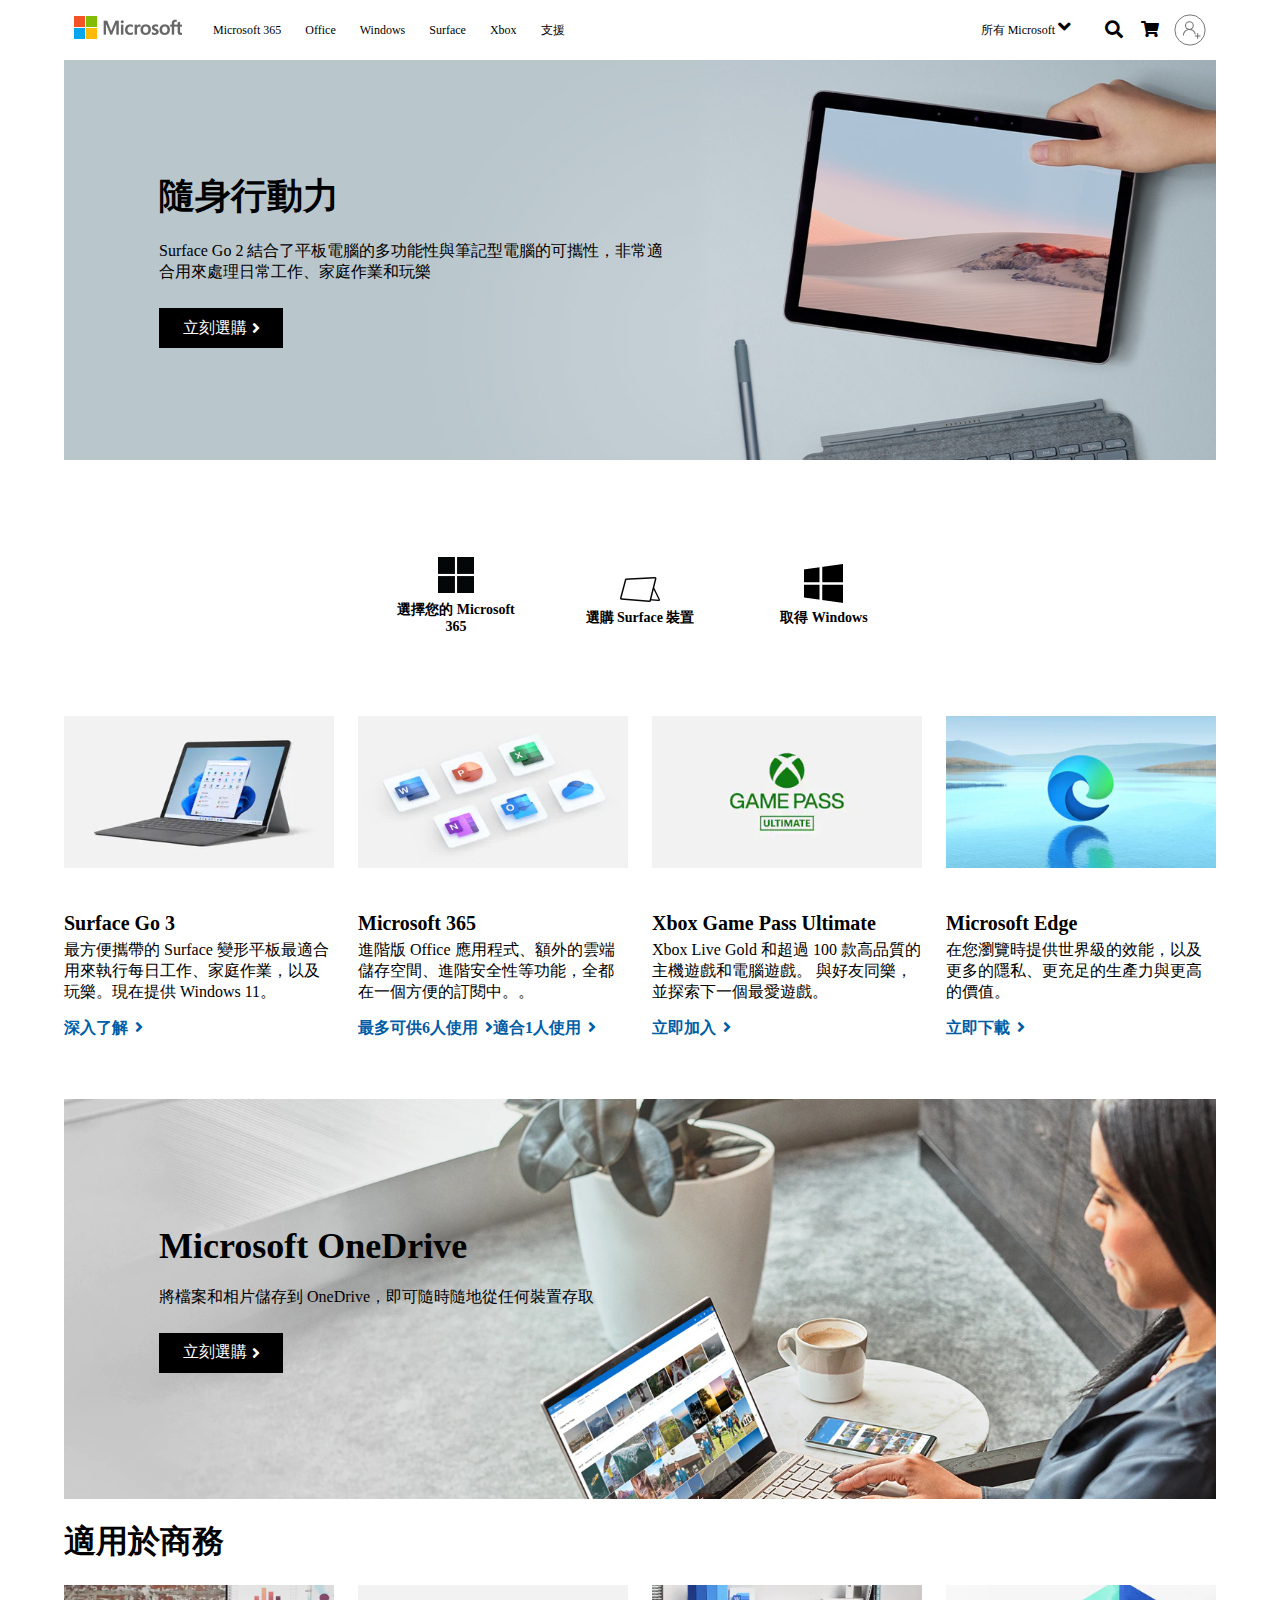
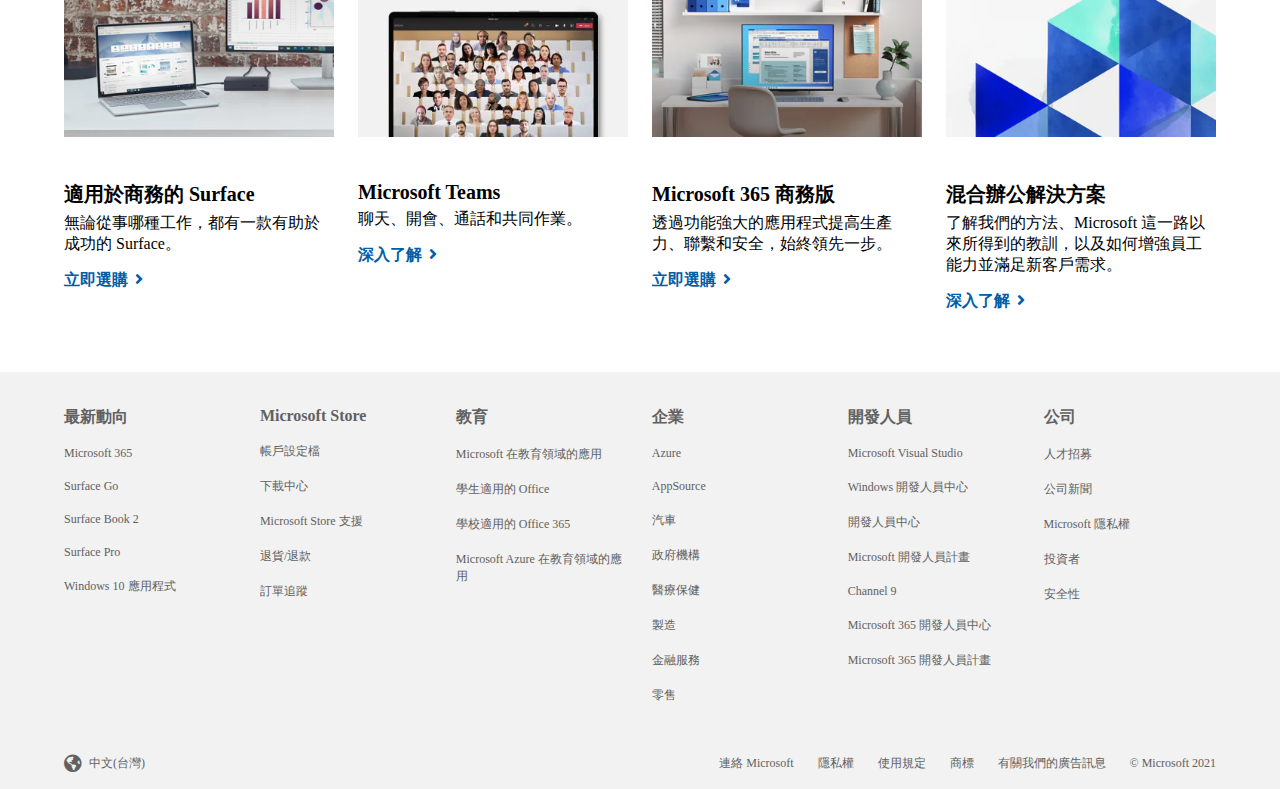
<file: 練習/index.html>
<!DOCTYPE html>
<html lang="en">

<head>
	<meta charset="UTF-8">
	<meta http-equiv="X-UA-Compatible" content="IE=edge">
	<meta name="viewport" content="width=device-width, initial-scale=1.0">
	<title>Microsoft – 雲端、電腦、應用程式和遊戲</title>
	<link rel="shortcut icon" href="./img/logo/favicon.ico" type="image/x-icon">

	<!-- font-awesome CSS CDN -->
	<link rel="stylesheet" href="https://cdnjs.cloudflare.com/ajax/libs/font-awesome/5.15.4/css/all.min.css"
		integrity="sha512-1ycn6IcaQQ40/MKBW2W4Rhis/DbILU74C1vSrLJxCq57o941Ym01SwNsOMqvEBFlcgUa6xLiPY/NS5R+E6ztJQ=="
		crossorigin="anonymous" referrerpolicy="no-referrer" />

	<link rel="stylesheet" href="./css/style.css">
</head>

<body>
	<header>
		<div class="container">
			<div class="navigation-bar">
				<div class="menu-mobi">
					<div class="menu-collapse">
						<i class="fas fa-bars"></i>
					</div>
					<div class="search-btn-mobi">
						<i class="fas fa-search"></i>

					</div>
				</div>

				<div class="logo">
					<a href="" class="logo-btn">
						<img src="./img/logo/logo.png" alt="">
					</a>
				</div>
				<nav>
					<ul class="menu">
						<li class="menu-item">
							<a href="" class="menu-link">Microsoft 365</a>
						</li>
						<li class="menu-item">
							<a href="" class="menu-link">Office</a>
						</li>
						<li class="menu-item">
							<a href="" class="menu-link">Windows</a>
						</li>
						<li class="menu-item">
							<a href="" class="menu-link">Surface</a>
						</li>
						<li class="menu-item">
							<a href="" class="menu-link">Xbox</a>
						</li>
						<li class="menu-item">
							<a href="" class="menu-link">支援</a>
						</li>
						<li class="menu-item">
							<span class="menu-link">更多</span>
							<i class="fas fa-angle-down"></i>

							<ul class="menu-more">
								<li class="menu-more-item">
									<a href="" class="menu-more-link">Xbox</a>
								</li>
								<li class="menu-more-item">
									<a href="" class="menu-more-link">支援</a>
								</li>
							</ul>
						</li>
					</ul>
				</nav>
				<div class="menu-other">
					<div class="sitemap-all-btn">
						<span>所有 Microsoft</span>
						<i class="fas fa-angle-down"></i>
						<div class="webmap-btn">
							<ul class="webmap-row">
								<li class="web-col">
									<div class="webmap-title">軟體</div>
									<ul class="webmap-list">
										<li class="webmap-item">Windows應用程式</li>
										<li class="webmap-item">OneDrive</li>
										<li class="webmap-item">Outlook</li>
										<li class="webmap-item">Skybe</li>
										<li class="webmap-item">OneNote</li>
										<li class="webmap-item">Mircosoft Teams</li>
									</ul>
								</li>
								<li class="web-col">
									<div class="webmap-title">個人電腦和設備</div>
									<ul class="webmap-list">
										<li class="webmap-item">選購Xbox</li>
										<li class="webmap-item">電腦配件</li>
									</ul>
								</li>
								<li class="web-col">
									<div class="webmap-title">娛樂</div>
									<ul class="webmap-list">
										<li class="webmap-item">Xbox Game Pass Ultimate</li>
										<li class="webmap-item">Xbox Live Gold</li>
										<li class="webmap-item">Xbox 與遊戲</li>
										<li class="webmap-item">電腦遊戲</li>
										<li class="webmap-item">Windows遊戲</li>
									</ul>
								</li>
								<li class="web-col">
									<div class="webmap-title">商務適用</div>
									<ul class="webmap-list">
										<li class="webmap-item">Microsoft Cloud</li>
										<li class="webmap-item">Microsoft Azure</li>
										<li class="webmap-item">Microsoft Dynamics 365</li>
										<li class="webmap-item">Microsoft 365</li>
										<li class="webmap-item">Windows 365</li>
										<li class="webmap-item">Microsoft Industry</li>
										<li class="webmap-item">選購商務版</li>
									</ul>
								</li>
								<li class="web-col">
									<div class="webmap-title">Developer & IT</div>
									<ul class="webmap-list">
										<li class="webmap-item">.NET</li>
										<li class="webmap-item">Visual Studio</li>
										<li class="webmap-item">Windows Server</li>
										<li class="webmap-item">開發Windows應用程式</li>
										<li class="webmap-item">文件</li>
										<li class="webmap-item">Power Platform</li>
										<li class="webmap-item">Power Apps</li>
									</ul>
								</li>
								<li class="web-col">
									<div class="webmap-title">其他</div>
									<ul class="webmap-list">
										<li class="webmap-item">Microsoft Rewards</li>
										<li class="webmap-item">免費下載與安全性</li>
										<li class="webmap-item">教育</li>
										<li class="webmap-item">禮品卡</li>
										<li class="webmap-item">Licensing</li>
									</ul>
								</li>
							</ul>
							<div class="webmap-bot">
								<div class="check-webmap">
									<span>檢查網站地圖</span>
									<i class="fas fa-angle-right"></i>
								</div>
							</div>
						</div>
					</div>
					<div class="search-btn">
						<span>搜尋</span>
						<i class="fas fa-search"></i>
					</div>
					<div class="member">
						<div class="cart-btn">
							<a href="" class="cart-link">
								<span>購物車</span>
								<i class="fas fa-shopping-cart"></i>
							</a>
						</div>
						<div class="sign-in-btn">
							<a href="" class="sign-in-link">
								<span>登入</span>
								<img src="./img/header/sign-in.svg" alt="">
							</a>
						</div>
					</div>
				</div>
			</div>
		</div>
	</header>

	<main>
		<section id="carousel">
			<div class="container">
				<div class="carousel-container">
					<div class="carousel-pictrue"></div>
					<div class="carousel-text">
						<h2>隨身行動力</h2>
						<p>
							Surface Go 2 結合了平板電腦的多功能性與筆記型電腦的可攜性，非常適合用來處理日常工作、家庭作業和玩樂
						</p>
						<a href="" class="buy-now-btn">
							<span>立刻選購</span>
							<i class="fas fa-angle-right"></i>
						</a>
					</div>
				</div>
			</div>
		</section>

		<section id="service">
			<div class="container">
				<ul class="service-btns">
					<li class="service-btn">
						<a href="" class="service-link">
							<img src="./img/service/microsoft365.png" alt="">
							<div class="service-link-text">
								選擇您的 Microsoft 365
							</div>
						</a>
					</li>
					<li class="service-btn">
						<a href="" class="service-link">
							<img src="./img/service/surface.webp" alt="">
							<div class="service-link-text">
								選購 Surface 裝置
							</div>
						</a>
					</li>
					<li class="service-btn">
						<a href="" class="service-link">
							<img src="./img/service/windows.webp" alt="">
							<div class="service-link-text">
								取得 Windows
							</div>
						</a>
					</li>
				</ul>
			</div>
		</section>

		<section id="business">
			<div class="container">
				<div class="row">
					<div class="col-4">
						<div class="business-card">
							<div class="business-picture">
								<img src="./img/carousel-top/one.webp" alt="">
							</div>
							<h3>Surface Go 3</h3>
							<p>最方便攜帶的 Surface 變形平板最適合用來執行每日工作、家庭作業，以及玩樂。現在提供 Windows 11。</p>
							<a href="" class="business-btn">
								深入了解
								<i class="fas fa-angle-right"></i>
							</a>
						</div>
					</div>
					<div class="col-4">
						<div class="business-card">
							<div class="business-picture">
								<img src="./img/carousel-top/two.webp" alt="">
							</div>
							<h3>Microsoft 365</h3>
							<p>進階版 Office 應用程式、額外的雲端儲存空間、進階安全性等功能，全都在一個方便的訂閱中。。</p>
							<div class="business-btn-spc">
								<a href="" class="business-btn">
									最多可供6人使用
									<i class="fas fa-angle-right"></i>
								</a>
								<a href="" class="business-btn">
									適合1人使用
									<i class="fas fa-angle-right"></i>
								</a>
							</div>
						</div>
					</div>
					<div class="col-4">
						<div class="business-card">
							<div class="business-picture">
								<img src="./img/carousel-top/thrid.webp" alt="">
							</div>
							<h3>Xbox Game Pass Ultimate</h3>
							<p>Xbox Live Gold 和超過 100 款高品質的主機遊戲和電腦遊戲。 與好友同樂，並探索下一個最愛遊戲。</p>
							<a href="" class="business-btn">
								立即加入
								<i class="fas fa-angle-right"></i>
							</a>
						</div>
					</div>
					<div class="col-4">
						<div class="business-card">
							<div class="business-picture">
								<img src="./img/carousel-top/four.webp" alt="">
							</div>
							<h3>Microsoft Edge</h3>
							<p>在您瀏覽時提供世界級的效能，以及更多的隱私、更充足的生產力與更高的價值。</p>
							<a href="" class="business-btn">
								立即下載
								<i class="fas fa-angle-right"></i>
							</a>
						</div>
					</div>
				</div>
			</div>
		</section>

		<section id="carousel">
			<div class="container">
				<div class="carousel-container">
					<div class="carousel-pictrue-two"></div>
					<div class="carousel-text">
						<h2>Microsoft OneDrive</h2>
						<p>
							將檔案和相片儲存到 OneDrive，即可隨時隨地從任何裝置存取
						</p>
						<a href="" class="buy-now-btn">
							<span>立刻選購</span>
							<i class="fas fa-angle-right"></i>
						</a>
					</div>
				</div>
			</div>
		</section>

		<section id="business">
			<div class="container">
				<h1>適用於商務</h1>
				<div class="row">
					<div class="col-4">
						<div class="business-card">
							<div class="business-picture">
								<img src="./img/business/surface/382x214.webp" alt="">
							</div>
							<h3>適用於商務的 Surface</h3>
							<p>無論從事哪種工作，都有一款有助於成功的 Surface。</p>
							<a href="" class="business-btn">
								立即選購
								<i class="fas fa-angle-right"></i>
							</a>
						</div>
					</div>
					<div class="col-4">
						<div class="business-card">
							<div class="business-picture">
								<img src="./img/business/teams/382x214.webp" alt="">
							</div>
							<h3>Microsoft Teams</h3>
							<p>聊天、開會、通話和共同作業。</p>
							<a href="" class="business-btn">
								深入了解
								<i class="fas fa-angle-right"></i>
							</a>
						</div>
					</div>
					<div class="col-4">
						<div class="business-card">
							<div class="business-picture">
								<img src="./img/business/microsoft365/382x214.webp" alt="">
							</div>
							<h3>Microsoft 365 商務版</h3>
							<p>透過功能強大的應用程式提高生產力、聯繫和安全，始終領先一步。</p>
							<a href="" class="business-btn">
								立即選購
								<i class="fas fa-angle-right"></i>
							</a>
						</div>
					</div>
					<div class="col-4">
						<div class="business-card">
							<div class="business-picture">
								<img src="./img/business/office/382x214.webp" alt="">
							</div>
							<h3>混合辦公解決方案</h3>
							<p>了解我們的方法、Microsoft 這一路以來所得到的教訓，以及如何增強員工能力並滿足新客戶需求。</p>
							<a href="" class="business-btn">
								深入了解
								<i class="fas fa-angle-right"></i>
							</a>
						</div>
					</div>
				</div>
			</div>
		</section>
	</main>

	<footer>
		<div class="container">
			<div class="row">
				<div class="col-6">
					<div class="footer-title">最新動向</div>
					<ul class="footer-lists">
						<li class="footer-items">
							Microsoft 365
						</li>
						<li class="footer-items">
							Surface Go
						</li>
						<li class="footer-items">
							Surface Book 2
						</li>
						<li class="footer-items">
							Surface Pro
						</li>
						<li class="footer-items">
							Windows 10 應用程式
						</li>
					</ul>
				</div>
				<div class="col-6">
					<div class="footer-title">Microsoft Store</div>
					<ul class="footer-lists">
						<li class="footer-items">
							帳戶設定檔
						</li>
						<li class="footer-items">
							下載中心
						</li>
						<li class="footer-items">
							Microsoft Store 支援
						</li>
						<li class="footer-items">
							退貨/退款
						</li>
						<li class="footer-items">
							訂單追蹤
						</li>
					</ul>
				</div>
				<div class="col-6">
					<div class="footer-title">教育</div>
					<ul class="footer-lists">
						<li class="footer-items">
							Microsoft 在教育領域的應用
						</li>
						<li class="footer-items">
							學生適用的 Office
						</li>
						<li class="footer-items">
							學校適用的 Office 365
						</li>
						<li class="footer-items">
							Microsoft Azure 在教育領域的應用
						</li>
					</ul>
				</div>
				<div class="col-6">
					<div class="footer-title">企業</div>
					<ul class="footer-lists">
						<li class="footer-items">Azure</li>
						<li class="footer-items">AppSource</li>
						<li class="footer-items">汽車</li>
						<li class="footer-items">政府機構</li>
						<li class="footer-items">醫療保健</li>
						<li class="footer-items">製造</li>
						<li class="footer-items">金融服務</li>
						<li class="footer-items">零售</li>
					</ul>
				</div>
				<div class="col-6">
					<div class="footer-title">開發人員</div>
					<ul class="footer-lists">
						<li class="footer-items">
							Microsoft Visual Studio
						</li>
						<li class="footer-items">
							Windows 開發人員中心
						</li>
						<li class="footer-items">
							開發人員中心
						</li>
						<li class="footer-items">
							Microsoft 開發人員計畫
						</li>
						<li class="footer-items">
							Channel 9
						</li>
						<li class="footer-items">
							Microsoft 365 開發人員中心
						</li>
						<li class="footer-items">
							Microsoft 365 開發人員計畫
						</li>
					</ul>
				</div>
				<div class="col-6">
					<div class="footer-title">公司</div>
					<ul class="footer-lists">
						<li class="footer-items">
							人才招募
						</li>
						<li class="footer-items">
							公司新聞
						</li>
						<li class="footer-items">
							Microsoft 隱私權
						</li>
						<li class="footer-items">
							投資者
						</li>
						<li class="footer-items">
							安全性
						</li>
					</ul>
				</div>
			</div>
			<div class="footer-bottom">
				<div class="footer-language">
					<i class="fas fa-globe-americas"></i>
					中文(台灣)
				</div>
				<ul class="footer-sub-lists">
					<li class="footer-sub-items">
						連絡 Microsoft
					</li>
					<li class="footer-sub-items">
						隱私權
					</li>
					<li class="footer-sub-items">
						使用規定
					</li>
					<li class="footer-sub-items">
						商標
					</li>
					<li class="footer-sub-items">
						有關我們的廣告訊息
					</li>
					<li class="footer-sub-items">
						© Microsoft 2021
					</li>
				</ul>
			</div>
		</div>
	</footer>
</body>

</html>
</file>
<file: 練習/css/style.css>
* {
    box-sizing: border-box;
    font-family: 微軟正黑體;
}

body {
    margin: 0;
    padding: 0;
}

.container {
    max-width: calc(1600px + 10%);
    margin: 0 auto;
    padding: 0 5%;
}

.navigation-bar {
    display: flex;
}

.menu-mobi{
    display: none;
}

.logo-btn {
    display: inline-block;
    padding: 16px 19px 16px 10px;
}

.logo-btn>img {
    width: 108px;
}

.menu {
    display: flex;
    align-items: center;
    height: 100%;
    padding: 0;
    margin: 0;
    list-style-type: none;
}

.menu-item {
    position: relative;
    display: flex;
    align-items: center;
    padding: 0 12px;
}

.menu-item:nth-child(7){
    display: none;
}

.menu-link {
    font-size: 12px;
    color: black;
    text-decoration: none;
}

.menu-more {
    display: none;
}

.menu-other {
    display: flex;
    align-items: center;
    margin-left: auto;
    font-size: 12px;
}

.sitemap-all-btn {
    margin-right: 34px;
    position: relative;
    /* background-color: red; */
    line-height: 5;
}

.sitemap-all-btn * {
    line-height: 1.5;
}

.sitemap-all-btn>i {
    font-size: 20px;
}

.webmap-btn{
    display: none;
    width: 1230px;
    z-index: 1;
    position: absolute;
    background-color: #F2F2F2;
    top: 50px;
    right: -320px;
}

.webmap-row{
    display: flex;
    margin: 0;
    padding: 0;
}

.webmap-row *{
    margin: 0;
    padding: 0;
    list-style-type: none;
}

.web-col{
    width: 195px;
    /* height: 350px; */
}

.webmap-title{
    font-size: 13px;
    padding: 18px 0 18px 24px;
    font-weight: 600;
}

.webmap-item{
    font-size: 13px;
    padding: 12px 0 12px 24px;
}

.webmap-bot{
    width: 100%;
    height: 40px;
    background-color: #E6E6E6;
    display: flex;
    justify-content: center;
    align-items: center;
    border-bottom: 2px solid black;
}

.check-webmap{
    font-size: 13px;
    font-weight: 400;
    color: #262626;
}

.check-webmap:hover>span{
    text-decoration: underline;
}

.check-webmap>span{
    margin-right:3px;
}

@media screen and (max-width: 1225px){
    .webmap-btn{
        width: 1025px;
        z-index: 1;
        position: absolute;
        background-color: #F2F2F2;
        top: 50px;
        right: -120px;
    }
    
    .webmap-row{
        display: flex;
        flex-wrap: wrap;
    }
}


@media screen and (max-width: 1150px){
    .webmap-btn{
        width: 820px;
        z-index: 1;
        position: absolute;
        background-color: #F2F2F2;
        top: 50px;
        right: -120px;
    }
    
    .webmap-row{
        display: flex;
        flex-wrap: wrap;
    }
}

.sitemap-all-btn:hover .webmap-btn {
    display: block ;
}

.webmap-btn:hover {
    display: block ;
}


.search-btn {
    margin-right: 50px;
}

.search-btn>i {
    font-size: 18px;
}

.member {
    display: flex;
    align-items: center;
    gap: 15px;
    padding-right: 10px;
}

.member a {
    color: black;
    text-decoration: none;
}

.cart-link>i {
    font-size: 16px;
}

.sign-in-link {
    display: flex;
    align-items: center;
    gap: 12px;
}

.sign-in-link>span {
    flex-shrink: 0;
}

.sign-in-link>img {
    width: 32px;
}

@media screen and (max-width: 1399px) {
    .search-btn {
        margin-right: 18px;
    }

    .search-btn>span, .member span {
        display: none;
    }
}

@media screen and (max-width: 890px) {
    .menu-item:nth-child(5), .menu-item:nth-child(6) {
        display: none;
    }

    .menu-item:nth-child(7) {
        padding: 20px 12px;
        display: block;
    }

    .menu-item:nth-child(7):active {
        background-color: #F2F2F2;
    }

    .menu-item:nth-child(7):hover>.menu-more {
        display: block;
    }

    .menu-more {
        position: absolute;
        bottom: -115px;
        z-index: 1;
        left: 0;
        padding: 0;
        margin: 0;
        background-color: #F2F2F2;
        list-style-type: none;
    }

    .menu-more-item {
        padding: 20px 120px 20px 25px;
    }

    .menu-more-link {
        font-size: 12px;
        color: black;
        text-decoration: none;
    }
}

@media screen and (max-width: 859px){
    header>.container{
        padding: 0 2%;
    }
    .navigation-bar{
        justify-content: space-between;
    }
    .menu-mobi{
        display: flex;
        justify-content: center;
        align-items: center;
        gap: 20px;
    }
    nav{
        display: none;
    }

    .menu-other{
        margin-left: unset;
    }

    .search-btn{
        display: none;
    }
    .sitemap-all-btn{
        display: none;
    }

    .member{
        padding-right: unset;
    }
}

.carousel-container {
    position: relative;
    width: 100%;
    /*
	1920px = 100vw 
	600 / 1920 = 0.3125
	0.3125 * 100 = 31.25
	*/
    height: 31.25vw;
    background-color: aquamarine;
}

.carousel-pictrue {
    position: absolute;
    width: 100%;
    height: 100%;
    background-image: url(../img/carousel/1600x600.jpg);
    background-size: cover;
}

@media screen and (max-width: 1260px) {
    .carousel-pictrue {
        background-image: url(../img/carousel/1260x472.jpg);
    }
}

.carousel-pictrue-two {
    position: absolute;
    width: 100%;
    height: 100%;
    background-image: url(../img/drive/1600X600.jpg);
    background-size: cover;
}

@media screen and (max-width: 1260px) {
    .carousel-pictrue-two {
        width: 100%;
        background-image: url(../img/drive/1259X472.jpg);
    }
}

.carousel-text {
    position: relative;
    display: flex;
    flex-direction: column;
    justify-content: center;
    height: 100%;
    padding: 0 95px;
}

.carousel-text > h2 {
    margin: 0 0 20px 0;
    font-size: 36px;
}

.carousel-text > p {
    width: 510px;
    margin: 0 0 25px 0;
}


@media screen and (max-width: 1083px) {
    #carousel > .container {
        max-width: 100%;
        padding: 0;
    }

    .carousel-container {
        /*
		1083px = 100vw 
		609 / 1083 ~= 0.5623
		0.5623 * 100 = 56.23
		*/
        height: 56.23vw;
    }

    .carousel-text > h2 {
        font-size: 24px;
    }

    .carousel-text > p {
        width: 330px;
    }

    .carousel-pictrue {
        background-image: url(../img/carousel/1083x609.jpg);
    }
}

@media screen and (max-width: 767px) {
	.carousel-container {
		height: unset;
	}

	.carousel-pictrue {
		position: relative;
		/*
		767px = 100vw 
		431 / 767 ~= 0.5619
		0.5619 * 100 = 56.19
		*/
		height: 56.19vw;
		background-image: url(../img/carousel/767x431.jpg);
	}

	.carousel-text {
		height: 320px;
		padding: 0 60px;
		background-color: #E6E6E6;
		align-items: center;
	}

	.carousel-text>h2 {
		margin-bottom: 6px;
		font-size: 21px;
	}

	.carousel-text>p {
		width: 100%;
		margin-bottom: 15px;
		font-size: 15px;
		text-align: center;
	}
}

.buy-now-btn {
    display: flex;
    align-items: center;
    justify-content: center;
    width: 124px;
    height: 40px;
    background-color: black;
    color: white;
    text-decoration: none;
}

.buy-now-btn * {
    transition-duration: 0.5s;
}

.buy-now-btn:hover > span {
    text-decoration: underline;
}

.buy-now-btn > i {
    margin-left: 5px;
}

.buy-now-btn:hover > i {
    margin-left: 15px;
}

#service {
    padding: 78px 0 64px 0;
}

.service-btns {
    display: flex;
    justify-content: center;
    align-items: center;
    margin: 0;
    padding: 0;
    list-style-type: none;
}

.service-btn:hover>.service-link {
    text-decoration: underline;
}

.service-link {
    display: flex;
    justify-content: center;
    align-items: center;
    gap: 6px;
    flex-direction: column;
    padding: 15px 30px;
    border: 2px solid rgba(0, 0, 0, 0);
    font-size: 14px;
    font-weight: 700;
    color: black;
    text-decoration: none;
}

.service-link-text {
    width: 120px;
    text-align: center;
}

.service-link:active {
    background-color: #E5F0F8;
    border: 2px solid #000;
}

.service-link>img {
    width: 40px;
}

@media screen and (max-width: 767px) {
    .service-btns {
        flex-direction: column;
        align-items: flex-start;
    }

    .service-link {
        flex-direction: row;
        padding: 10px 0;
    }

    .service-link>img {
        width: 18px;
    }

    .service-link-text {
        width: 100%;
    }
}

.row {
    display: flex;
    margin: 0 -12px;
}

.col-4 {
    width: 25%;
    padding: 0 12px;
}

.business-picture {
    margin-bottom: 40px;
}

.business-picture>img {
    width: 100%;
}

.business-card {
    margin-bottom: 60px;
}

.business-card>h3 {
    margin: 0 0 5px 0;
    font-size: 20px;
}

.business-card>p {
    margin: 0 0 15px 0;
}

@media screen and (max-width: 1083px) {
    .row {
        flex-wrap: wrap;
    }

    .col-4 {
        width: 50%;
    }
}

.business-btn{
    width: 100%;
    /* background-color: red; */
    text-decoration: none;
    color: #005da6;
    font-weight: bolder;
}

.business-btn *{
    transition-duration: 0.5s;

}

.business-btn>i{
    margin-left: 3px;
}

.business-btn:hover>i{
    margin-left: 12px;
}

.business-btn-spc{
    width: 100%;
    display: flex;
    flex-wrap: nowrap;

}
.business-btn-spc>.business-btn{
    width: 50%;
}

@media screen and (max-width: 700px){
    .business-btn-spc{
        flex-wrap: wrap;
    }

    .business-btn-spc>.business-btn{
        min-width: 200px;
    }

    .business-btn-spc>.business-btn:nth-child(1){
        margin-bottom: 20px;
    }
}

@media screen and (max-width: 530px){
    .row {
        flex-wrap: wrap;
    }

    .col-4 {
        width: 100%;
    }
    
}
.col-6 {
    width: 16.66%;
    padding: 0 12px;
}

footer {
    padding: 35px 0 17px 0;
    background-color: #F2F2F2;
    color: #616161;
}

.footer-title {
    margin-bottom: 18px;
    font-weight: bold;
}

.footer-lists {
    padding: 0;
    margin: 0 0 50px 0;
    list-style-type: none;
}

.footer-items {
    margin-bottom: 18px;
    font-size: 12px;
}

.footer-items:last-child {
    margin-bottom: 0;
}

.footer-bottom {
    display: flex;
    flex-wrap: wrap;
    justify-content: space-between;
    font-size: 12px;
}

.footer-sub-lists {
    display: flex;
    align-items: center;
    gap: 24px;
    margin: 0;
    padding: 0;
    list-style-type: none;
}

@media screen and (max-width: 1083px) {
    .col-6 {
        width: 33.33%;
    }
}

@media screen and (max-width: 539px) {
    .col-6 {
        width: 100%;
    }
}

.footer-language{
    display: flex;
    align-items: center;
    font-size: 12px;
}

.footer-language>i{
    font-size: 18px;
    margin-right: 8px;
}

@media screen and (max-width: 770px){
    .footer-bottom{
        display: flex;
        flex-wrap: wrap;
    }

    .footer-language{
        width: 100%;
        margin-bottom: 20px;
    }
}

@media screen and (max-width: 620px) {
    .footer-sub-lists{
        display: flex;
        flex-wrap: wrap;
    }
}
</file>
